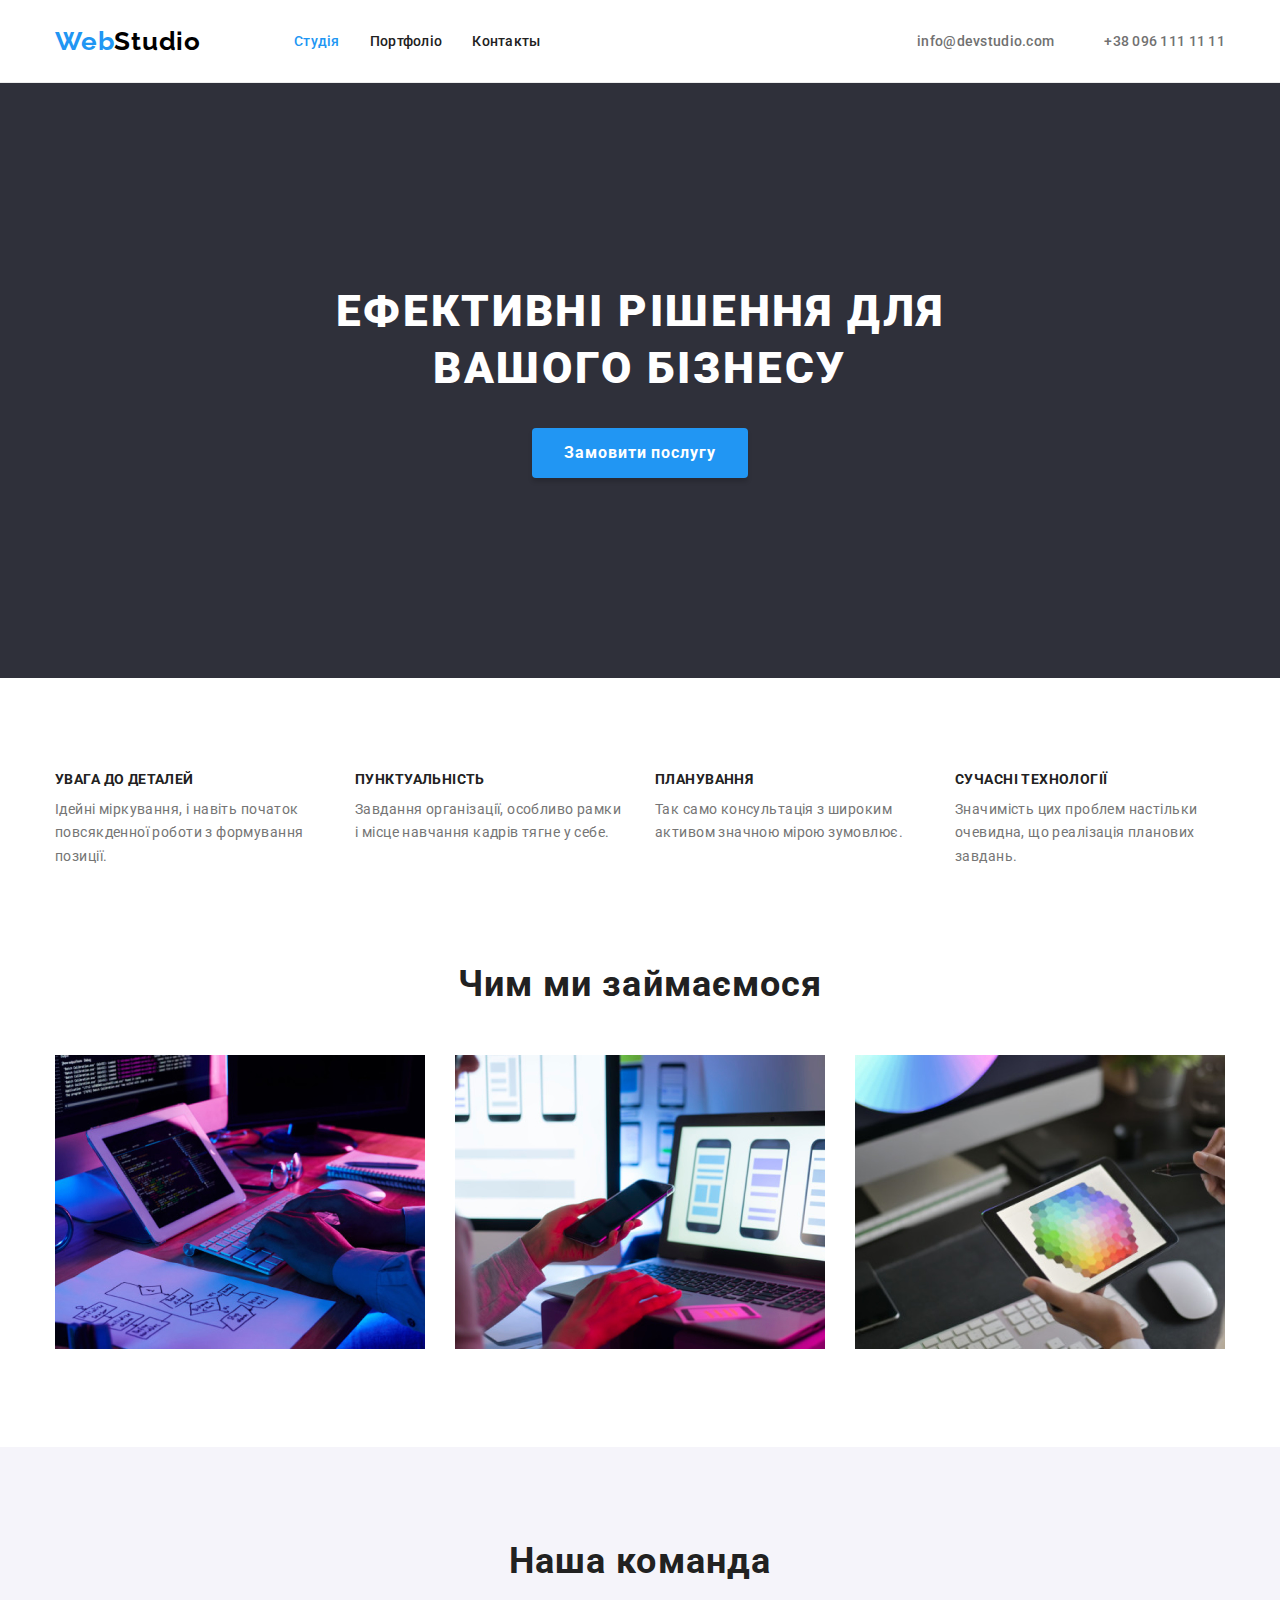
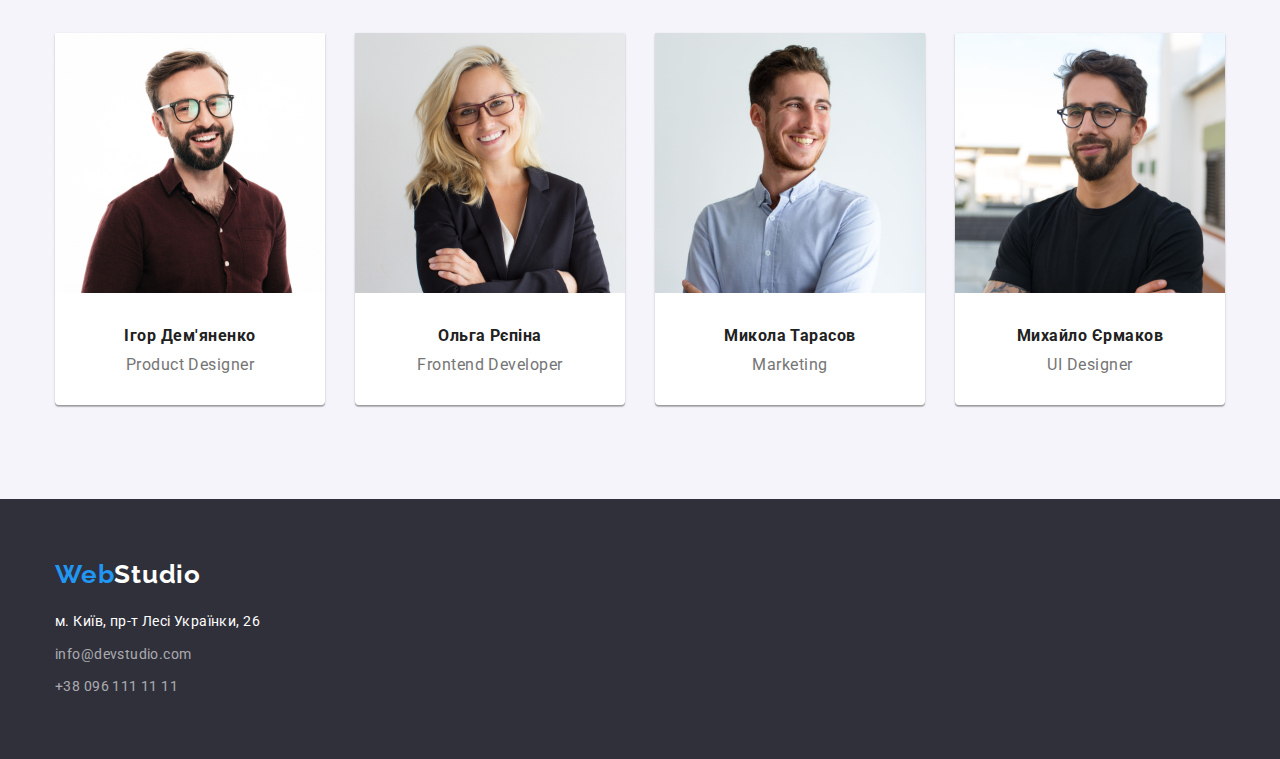
<file: index.html>
<!DOCTYPE html>
<html lang="uk">
  <head>
    <meta charset="UTF-8" />
    <meta http-equiv="X-UA-Compatible" content="IE=edge" />
    <meta name="viewport" content="width=device-width, initial-scale=1.0" />
    <title>Document</title>
    <link rel="preconnect" href="https://fonts.googleapis.com" />
    <link rel="preconnect" href="https://fonts.gstatic.com" crossorigin />
    <link
      href="https://fonts.googleapis.com/css2?family=Raleway:wght@700&family=Roboto:wght@400;500;700;900&display=swap"
      rel="stylesheet"
    />
    <link
      rel="stylesheet"
      href="https://cdnjs.cloudflare.com/ajax/libs/modern-normalize/1.1.0/modern-normalize.min.css"
    />
    <link rel="stylesheet" href="./css/styles.css" />
  </head>
  <body class="page">
    <header class="page-header">
      <div class="header-container container">
        <nav class="header nav">
          <a class="logo link" href="./index.html"
            >Web<span class="logo-header">Studio</span></a
          >
          <ul class="site-nav list">
            <li class="item">
              <a href="./index.html" class="link current">Студiя</a>
            </li>
            <li class="item">
              <a href="./portfolio.html" class="link">Портфолiо</a>
            </li>
            <li class="item"><a href="" class="link">Контакты</a></li>
          </ul>
        </nav>
        <ul class="header-contacts list">
          <li class="item">
            <a href="malito:info@devstudio.com" class="link"
              >info@devstudio.com</a
            >
          </li>
          <li class="item">
            <a href="tel:+380961111111" class="link">+38 096 111 11 11</a>
          </li>
        </ul>
      </div>
    </header>
    <main>
      <section class="hero section">
        <div class="container">
          <h1 class="main-header">Ефективні рішення для вашого бізнесу</h1>
          <button type="button" class="button primary">Замовити послугу</button>
        </div>
      </section>
      <section class="section features">
        <div class="benefits container">
          <h2 hidden>Нашi переваги</h2>
          <ul class="site-nav list">
            <li class="benefits-of-company">
              <h3 class="section-title">УВАГА ДО ДЕТАЛЕЙ</h3>
              <p class="benefits">
                Ідейні міркування, і навіть початок повсякденної роботи з
                формування позиції.
              </p>
            </li>
            <li class="benefits-of-company">
              <h3 class="section-title">ПУНКТУАЛЬНІСТЬ</h3>
              <p class="benefits">
                Завдання організації, особливо рамки і місце навчання кадрів
                тягне у себе.
              </p>
            </li>
            <li class="benefits-of-company">
              <h3 class="section-title">ПЛАНУВАННЯ</h3>
              <p class="benefits">
                Так само консультація з широким активом значною мірою зумовлює.
              </p>
            </li>
            <li class="benefits-of-company">
              <h3 class="section-title">СУЧАСНІ ТЕХНОЛОГІЇ</h3>
              <p class="benefits">
                Значимість цих проблем настільки очевидна, що реалізація
                планових завдань.
              </p>
            </li>
          </ul>
        </div>
      </section>
      <section class="section">
        <div class="container">
          <h2 class="title-what-we-do">Чим ми займаємося</h2>
          <ul class="site-nav works list">
            <li>
              <img
                src="./images/what-we-do1.jpg"
                alt="what we do1"
                width="370"
              />
            </li>
            <li>
              <img
                src="./images/what-we-do2.jpg"
                alt="what we do2"
                width="370"
              />
            </li>
            <li>
              <img
                src="./images/what-we-do3.jpg"
                alt="what we do3"
                width="370"
              />
            </li>
          </ul>
        </div>
      </section>
      <section class="section team">
        <div class="container">
          <h2 class="team-title">Наша команда</h2>
          <ul class="team-list list">
            <li class="team-employees">
              <img
                src="./images/our-team-product-designer.jpg"
                alt="product-designer"
                width="270"
              />
              <div class="team-wrapper">
                <h3 class="team-name">Ігор Дем'яненко</h3>
                <p class="team-position">Product Designer</p>
              </div>
            </li>
            <li class="team-employees">
              <img
                src="./images/our-team-frontend-developer.jpg"
                alt="frontend-developer"
                width="270"
              />
              <div class="team-wrapper">
                <h3 class="team-name">Ольга Рєпіна</h3>
                <p class="team-position">Frontend Developer</p>
              </div>
            </li>
            <li class="team-employees">
              <img
                src="./images/our-team-marketing.jpg"
                alt="marketing"
                width="270"
              />
              <div class="team-wrapper">
                <h3 class="team-name">Микола Тарасов</h3>
                <p class="team-position">Marketing</p>
              </div>
            </li>
            <li class="team-employees">
              <img
                src="./images/our-team-ui-designer.jpg"
                alt="ui designer"
                width="270"
              />
              <div class="team-wrapper">
                <h3 class="team-name">Михайло Єрмаков</h3>
                <p class="team-position">UI Designer</p>
              </div>
            </li>
          </ul>
        </div>
      </section>
    </main>
    <footer class="page-footer">
      <div class="container">
        <a class="logo link" href="./index.html"
          >Web<span class="logo-footer">Studio</span></a
        >
        <address class="footer-address">
          <ul class="nav-footer list">
            <li class="footer-item">
              <a
                href="https://goo.gl/maps/p2XQU8UmfZMLt7c46"
                target="_blank"
                rel="noreferrer noopener"
                >м. Київ, пр-т Лесі Українки, 26</a
              >
            </li>
            <li class="footer-item">
              <a class="contacts" href="malito:info@devstudio.com"
                >info@devstudio.com</a
              >
            </li>
            <li class="footer-item">
              <a class="contacts" href="tel:+380961111111">+38 096 111 11 11</a>
            </li>
          </ul>
        </address>
      </div>
    </footer>
  </body>
</html>
</file>
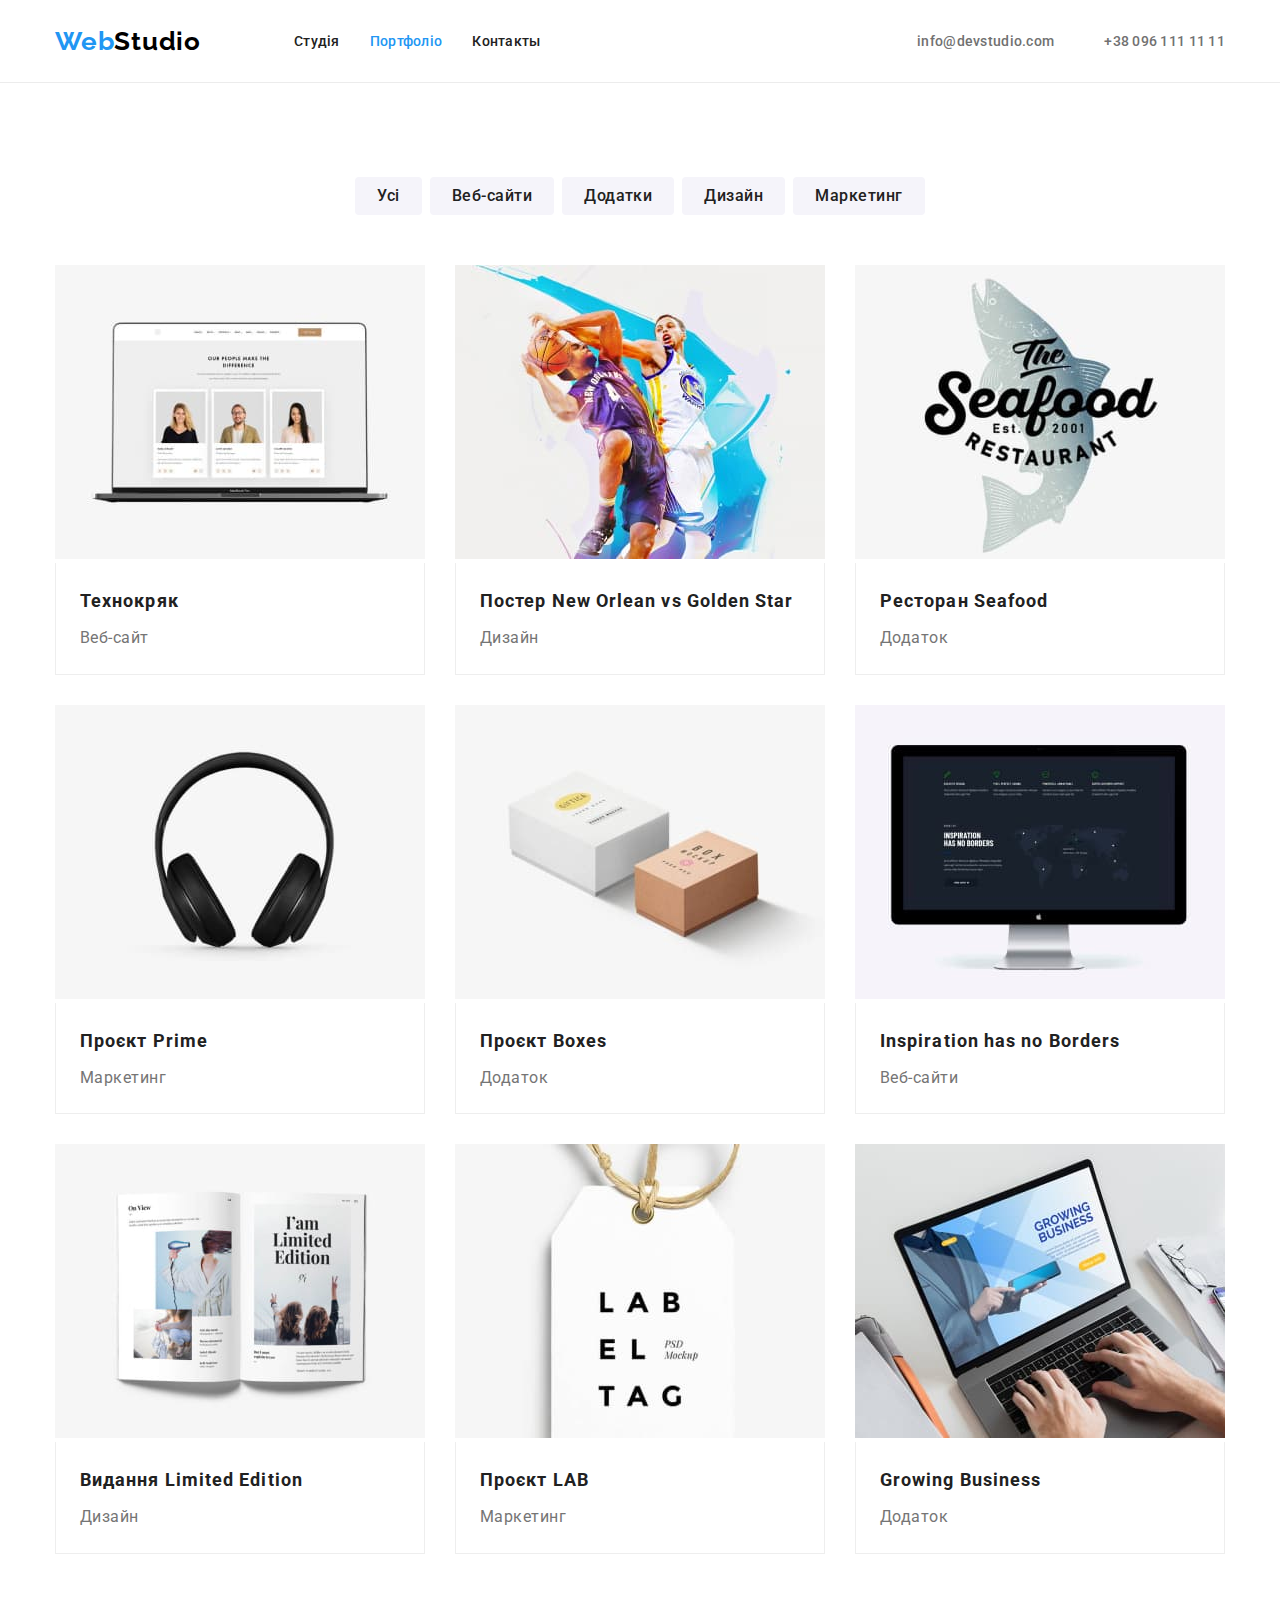
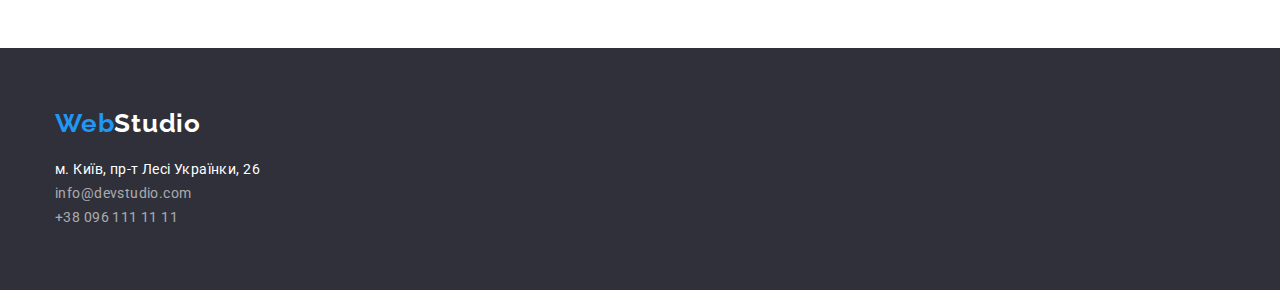
<file: portfolio.html>
<!DOCTYPE html>
<html lang="uk">
  <head>
    <meta charset="UTF-8" />
    <meta http-equiv="X-UA-Compatible" content="IE=edge" />
    <meta name="viewport" content="width=device-width, initial-scale=1.0" />
    <title>Document</title>
    <link rel="preconnect" href="https://fonts.googleapis.com" />
    <link rel="preconnect" href="https://fonts.gstatic.com" crossorigin />
    <link
      href="https://fonts.googleapis.com/css2?family=Raleway:wght@700&family=Roboto:wght@400;500;700;900&display=swap"
      rel="stylesheet"
    />
    <link
      rel="stylesheet"
      href="https://cdnjs.cloudflare.com/ajax/libs/modern-normalize/1.1.0/modern-normalize.min.css"
    />
    <link rel="stylesheet" href="./css/styles.css" />
  </head>
  <body class="page">
    <header class="page-header">
      <div class="header-container container">
        <nav class="header nav">
          <a class="logo link" href="./index.html"
            >Web<span class="logo-header">Studio</span></a
          >
          <ul class="site-nav list">
            <li class="item">
              <a href="./index.html" class="link">Студiя</a>
            </li>
            <li class="item">
              <a href="./portfolio.html" class="link current">Портфолiо</a>
            </li>
            <li class="item"><a href="" class="link">Контакты</a></li>
          </ul>
        </nav>
        <ul class="header-contacts list">
          <li class="item">
            <a href="malito:info@devstudio.com" class="link"
              >info@devstudio.com</a
            >
          </li>
          <li class="item">
            <a href="tel:+380961111111" class="link">+38 096 111 11 11</a>
          </li>
        </ul>
      </div>
    </header>
    <main>
      <section class="section portfolio">
        <div class="container">
          <h1 hidden class="section">Портфолiо</h1>
          <ul class="portfolio-filters list">
            <li class="filter">
              <button type="button" class="filter-button">Усi</button>
            </li>
            <li class="filter">
              <button type="button" class="filter-button">Веб-сайти</button>
            </li>
            <li class="filter">
              <button type="button" class="filter-button">Додатки</button>
            </li>
            <li class="filter">
              <button type="button" class="filter-button">Дизайн</button>
            </li>
            <li class="filter">
              <button type="button" class="filter-button">Маркетинг</button>
            </li>
          </ul>
          <ul class="portfolio-list list">
            <li class="portfolio-item">
              <a class="portfolio-card link" href="./portfolio.html"
                ><img
                  src="./images/teckhnokryak.jpg"
                  alt="laptop with pictures"
                  width="370"
                />
                <div class="portfolio-wrapper">
                  <h2 class="portfolio-title">Технокряк</h2>
                  <p class="portfolio-description">Веб-сайт</p>
                </div>
              </a>
            </li>
            <li class="portfolio-item">
              <a class="portfolio-card link" href="./portfolio.html"
                ><img
                  src="./images/new-orlean-vs-golden-state.jpg"
                  alt="basketbol-players"
                  width="370"
                />
                <div class="portfolio-wrapper">
                  <h2 class="portfolio-title">
                    Постер New Orlean vs Golden Star
                  </h2>
                  <p class="portfolio-description">Дизайн</p>
                </div>
              </a>
            </li>
            <li class="portfolio-item">
              <a class="portfolio-card link" href="./portfolio.html"
                ><img
                  src="./images/the-seafood-restaurant.jpg"
                  alt="logo-of-seafood-reustaurant"
                  width="370"
                />
                <div class="portfolio-wrapper">
                  <h2 class="portfolio-title">Ресторан Seafood</h2>
                  <p class="portfolio-description">Додаток</p>
                </div>
              </a>
            </li>
            <li class="portfolio-item">
              <a class="portfolio-card link" href="./portfolio.html"
                ><img
                  src="./images/headphones.jpg"
                  alt="headphones"
                  width="370"
                />
                <div class="portfolio-wrapper">
                  <h2 class="portfolio-title">Проєкт Prime</h2>
                  <p class="portfolio-description">Маркетинг</p>
                </div>
              </a>
            </li>
            <li class="portfolio-item">
              <a class="portfolio-card link" href="./portfolio.html"
                ><img src="./images/boxes.jpg" alt="two-boxes" width="370" />
                <div class="portfolio-wrapper">
                  <h2 class="portfolio-title">Проєкт Boxes</h2>
                  <p class="portfolio-description">Додаток</p>
                </div>
              </a>
            </li>
            <li class="portfolio-item">
              <a class="portfolio-card link" href="./portfolio.html"
                ><img src="./images/laptop.jpg" alt="laptop" width="370" />
                <div class="portfolio-wrapper">
                  <h2 class="portfolio-title">Inspiration has no Borders</h2>
                  <p class="portfolio-description">Веб-сайти</p>
                </div>
              </a>
            </li>
            <li class="portfolio-item">
              <a class="portfolio-card link" href="./portfolio.html"
                ><img
                  src="./images/book.jpg"
                  alt="book-with-pictures"
                  width="370"
                />
                <div class="portfolio-wrapper">
                  <h2 class="portfolio-title">Видання Limited Edition</h2>
                  <p class="portfolio-description">Дизайн</p>
                </div>
              </a>
            </li>
            <li class="portfolio-item">
              <a class="portfolio-card link" href="./portfolio.html"
                ><img
                  src="./images/label-tag.jpg"
                  alt="Label-tag"
                  width="370"
                />
                <div class="portfolio-wrapper">
                  <h2 class="portfolio-title">Проєкт LAB</h2>
                  <p class="portfolio-description">Маркетинг</p>
                </div>
              </a>
            </li>
            <li class="portfolio-item">
              <a class="portfolio-card link" href="./portfolio.html"
                ><img
                  src="./images/laptop-with-hands.jpg"
                  alt="Laptop-with-hands"
                  width="370"
                />
                <div class="portfolio-wrapper">
                  <h2 class="portfolio-title">Growing Business</h2>
                  <p class="portfolio-description">Додаток</p>
                </div>
              </a>
            </li>
          </ul>
        </div>
      </section>
    </main>
    <footer class="page-footer">
      <div class="container">
        <a class="logo link" href="./index.html"
          >Web<span class="logo-footer">Studio</span></a
        >
        <address class="footer-address">
          <ul class="nav-footer list">
            <li>
              <a
                href="https://goo.gl/maps/p2XQU8UmfZMLt7c46"
                target="_blank"
                rel="noreferrer noopener"
                >м. Київ, пр-т Лесі Українки, 26</a
              >
            </li>
            <li>
              <a class="contacts" href="malito:info@devstudio.com"
                >info@devstudio.com</a
              >
            </li>
            <li>
              <a class="contacts" href="tel:+380961111111">+38 096 111 11 11</a>
            </li>
          </ul>
        </address>
      </div>
    </footer>
  </body>
</html>
</file>
<file: css/styles.css>
:root {
    --primary-text-color: #757575;
    --title-text-color: #000000;
    --accent-color: #2196F3;
    --title-header: #ffffff;
    --button-background: #F5F4FA;
}

body {
    color: var(--primary-text-color);
    background-color:var(--title-header);
    font-family: Roboto, sans-serif;
    margin: 0;
}

h1,
h2,
h3,
h4,
p {
    margin: 0px;
}

.list {
    list-style: none;
    padding: 0;
    margin: 0;
}

.img {
    display: block;
}

.section {
    padding: 94px 0;
}
.page-footer {
    background-color: #2F303A;
    padding-top: 60px;
    padding-bottom: 60px;
}

.logo {
    color: var(--accent-color);
    font-family: Raleway;
    font-weight: 700;
    font-size: 26px;
    line-height: 1.1;
    letter-spacing: 0.03em;
    margin-right: 93px;
}

.logo-header {
    color: var(--title-text-color);
    font-family: Raleway;
        font-weight: 700;
        font-size: 26px;
        line-height: 1.19;
        letter-spacing: 0.03em;
}

.logo-footer {
    color: var(--title-header);
    font-family: Raleway;
        font-weight: 700;
        font-size: 26px;
        line-height: 1.19;
        letter-spacing: 0.03em;
}


/*Site navigation*/

.site-nav.list {
display: flex;
}

.site-nav .item {
    display: flex;
}

.site-nav .item:not(:last-child) {
    margin-right: 30px;
}

.site-nav.list.header {
    display: flex;
    margin-right: 30px;
}


.site-nav .link {
    color: #212121;
    font-weight: 500;
    font-size: 14px;
    line-height: 1.3;
    letter-spacing: 0.02em;
    display: flex;
    padding: 32px 0;
}
.site-nav .link:hover,
.site-nav .link:focus {
    color: var(--accent-color);
}

.site-nav.list a:hover,:focus {
    color: var(--accent-color);
}


/*Site navigation footer*/

.nav-footer {
    color: var(--title-header);
    font-size: 14px;
    line-height: 1.7;
    letter-spacing: 0.03em;
}

.footer-address {
    font-style: normal;
    margin-top: 20px;
}

.footer-item:not(:last-child) {
margin-bottom: 9px;
}

.nav-footer a {
    color: var(--title-header);
        font-size: 14px;
        line-height: 1.7;
        letter-spacing: 0.03em;
        text-decoration: none;
}

.nav-footer a:hover, 
.nav-footer a:focus{
    color:var(--accent-color);
}

.nav-footer.list a.contacts{
    color: rgba(255, 255, 255, 0.6);
   
}

.nav-footer.list a:hover,
.nav-footer.list a:focus {
    color: var(--accent-color);
}

.section-title {
    color: #212121;
    line-height: 1.14;
    letter-spacing: 0.03em;
    font-size: 14px;
    text-transform: uppercase;
    margin-top: 0%;
    margin-bottom: 10px;
}

.button.primary {
    color: var(--title-header);
    background-color: var(--accent-color);
    font-weight: 700;
    font-size: 16px;
    line-height: 1;
    display: inline-block;
    align-items: center;
    text-align: center;
    letter-spacing: 0.06em;
    box-shadow: 0px 4px 4px rgba(0, 0, 0, 0.15);
    border-radius: 4px;
    padding: 10px 32px;
    min-width: 216px;
    height: 50px;
    border: none;
}

.button.primary:hover,
.button.primary:focus {
    background-color: #188CE8;
}


.filter-button {
    color: var(--button-background);
    background-color: #F5F4FA;;
    font-family: inherit;
    cursor: pointer;
    color: #212121;
    font-weight: 500;
    font-size: 16px;
    line-height: 1.62;
    letter-spacing: 0.03em;
    border-radius: 4px;
    padding: 6px 22px;
    display: inline-block;
    text-align: center;
    border: none;
}

.filter-button:hover,
.filter-button:focus {
    color: var(--title-header);
    background-color: var(--accent-color);
}

.site-nav .link.current {
    color: var(--accent-color);
}

.site-nav.list .benefits {
    font-size: 14px;
    line-height: 1.7;
    letter-spacing: 0.03em;
}
  /* Section team */  
  
  .section.team {
    background: #F5F4FA;
}

.team-title {
font-size: 36px;
line-height: 1.16;
text-align: center;
letter-spacing: 0.03em;
color: #212121;
margin-bottom: 50px;
}

.team-list {
    display: flex;
    gap: 30px;
}
      
.team-name {
    font-size: 16px;
    line-height: 1.18;
    text-align: center;
    letter-spacing: 0.03em;
    color: #212121;
    margin-bottom: 10px;
}      

.team-employees {
    background-color: #ffffff;
    box-shadow: 0px 1px 3px rgba(0, 0, 0, 0.12), 0px 1px 1px rgba(0, 0, 0, 0.14), 0px 2px 1px rgba(0, 0, 0, 0.2);
    border-radius: 0px 0px 4px 4px;
}

  .team-position{
font-size: 16px;
line-height: 1.16;
text-align: center;
letter-spacing: 0.03em;
color: #757575;
}

.team-wrapper {
    padding: 30px;
}

.site-nav.list .type {
    font-size: 16px;
    line-height: 1.88;
    letter-spacing: 0.03em;
    color: #757575;
}

.main-header {
    font-weight: 900;
    font-size: 44px;
    line-height: 1.3;
    text-align: center;
    letter-spacing: 0.06em;
    text-transform: uppercase;
    color: var(--title-header);
    width: 696px;
    margin: 0 auto;
    margin-bottom: 30px;
}

.header-contacts .link {
    color: #717171;
    line-height: 1.3;
    letter-spacing: 0.02em;
    font-weight: 500;
    font-size: 14px;
    display: block;
    padding: 32px 0;
}

.header-contacts.list .link:hover,
.header-contacts.list .link:focus {
        color: var(--accent-color);
    }
.hero {
    background-color: #2F303A;
    text-align: center;
    padding: 200px 0;
}



.title {
    font-size: 36px;
    line-height: 1.16;
    text-align: center;
    letter-spacing: 0.03em;
    color: #212121;
}

.address {
    font-style: normal;
}


.portfolio-title {
        font-size: 18px;
        line-height: 2;
        letter-spacing: 0.06em;
        color: #212121;
        margin-bottom: 4px;
}

.portfolio-description {
        font-size: 16px;
        line-height: 1.88;
        letter-spacing: 0.03em;
        color: #757575;
}

.link {
    text-decoration: none;
}

.container {
    width: 1200px;
    padding-left: 15px;
    padding-right: 15px;
    margin-left: auto;
    margin-right: auto;
}

.page-header {
    border-bottom: 1px solid #ECECEC;
}

.address {
    font-style: normal;
}

.container.page-footer {
    padding-top: 60px;
    padding-left: 15px;
}


.header-contacts.list .item + .item {
    margin-left: 50px;
}

.header.nav {
    display: flex;
    align-items: center;
}

.header-contacts {
    display: flex;
    margin-left: auto;
}

.header-container {
    display: flex;
    align-items: center;
}


.benefits-of-company {
    width: 270px;
    margin-right: 30px;
}

.benefits-of-company:last-child {
    margin-right: 0px;
}

.title-what-we-do {
    margin-bottom: 50px;
font-weight: 700;
font-size: 36px;
line-height: 42px;
text-align: center;
letter-spacing: 0.03em;

color: #212121;

    
}

.site-nav.works.list {
justify-content: space-between;
margin-right: 30px;
}

.site-nav.works.list:last-child {
    margin-right: 0px;
}



.site-nav.team.list {
    display: flex;
    justify-content: space-between;
    padding-top: 0px;
}

.site-nav .employees:not(:last-child) {
    margin-right: 30px;
}


/* Porfolio*/

.site-nav.portfolio.list {
display: flex;
    justify-content: center;
    padding-bottom: 50px;
    margin-right: 0px;
}

.filter.button:not(:last-child) {
    margin-right: 8px;
}

/*porfolio list*/

.portfolio-filters {
    display: flex;
    justify-content: center;
    margin-bottom: 50px;
    gap: 8px;
}

.portfolio-list.list {
    display: flex;
    flex-wrap: wrap;
    gap: 30px;
}

.portfolio-list.list:nth-child(3n) {
    margin-right: 0px;
}

.portfolio-item {
    width: 370px;
}

.portfolio-wrapper {
    padding: 20px 24px;
    border: 1px solid #EEEEEE;
    border-top: none;
}

.features {
    padding-bottom: 0;
}
/* вторичный цвет - #757575;

Fewfwefwwef
</file>
